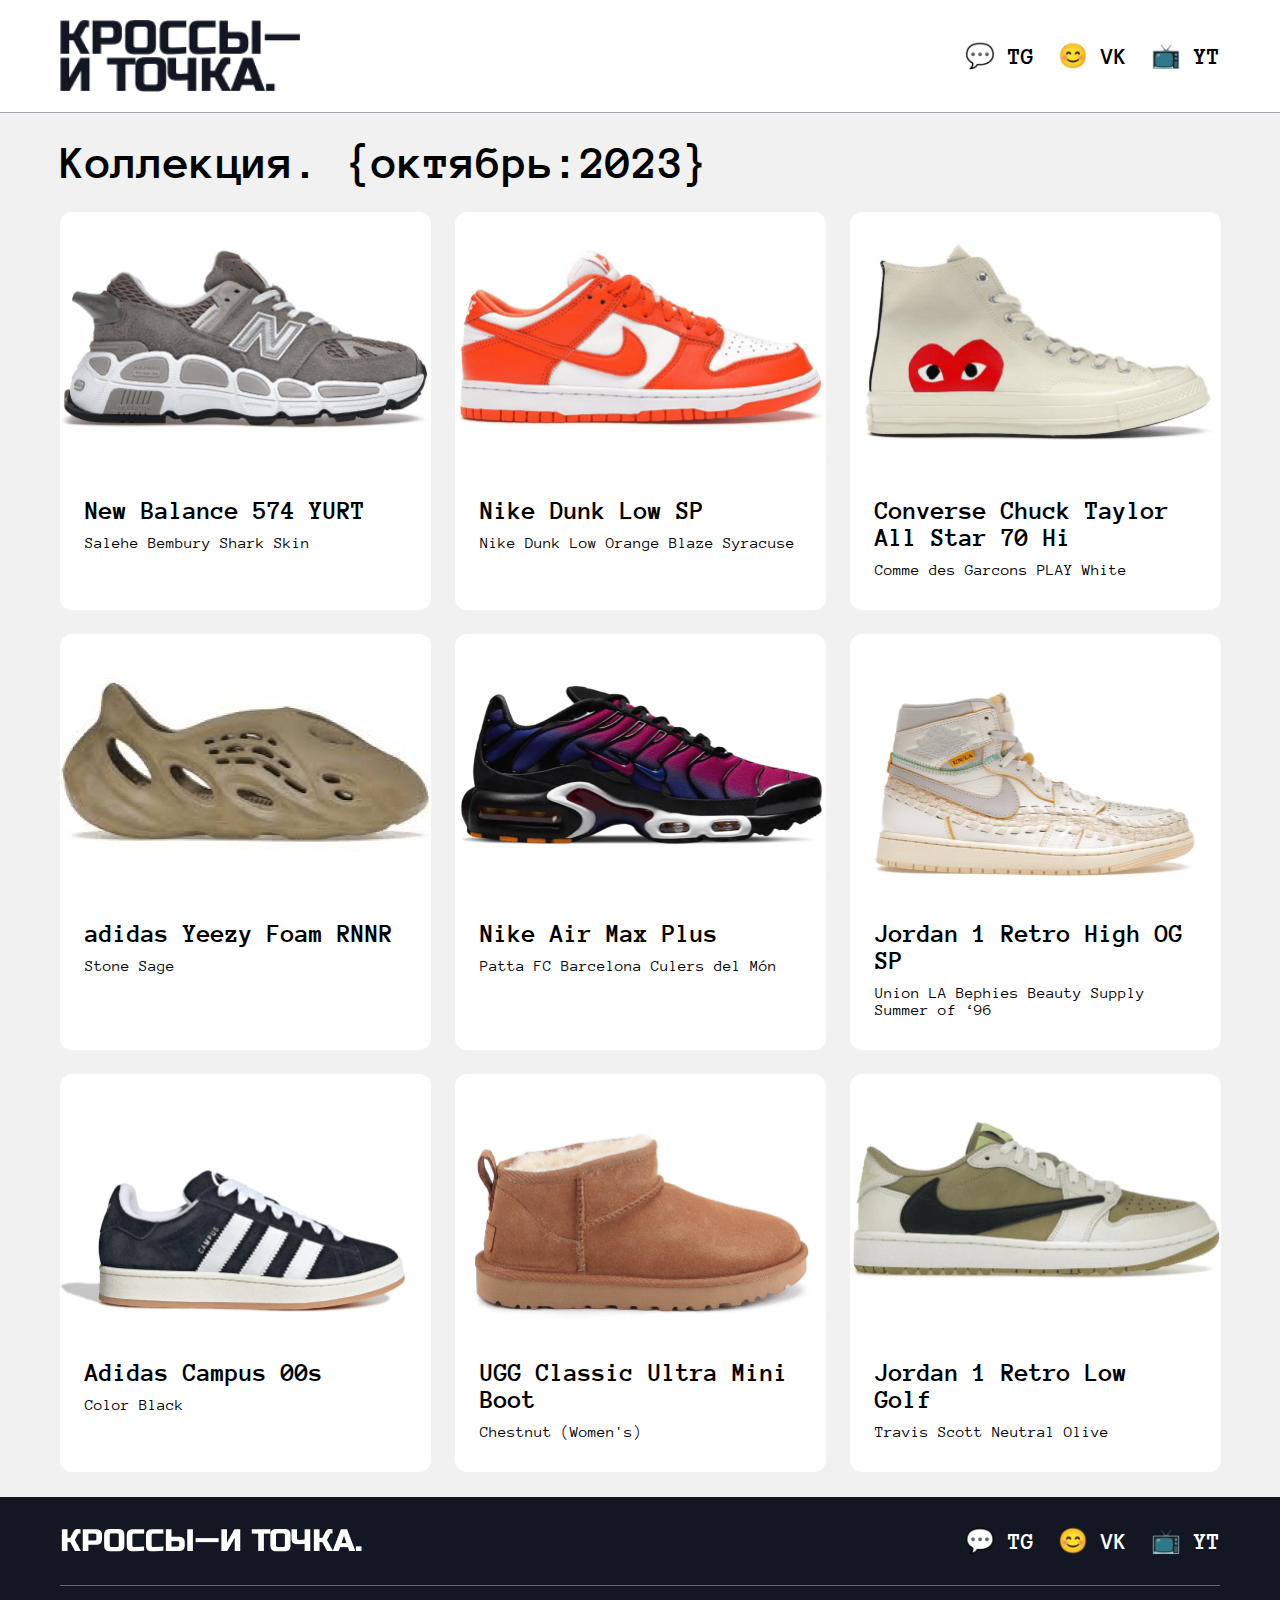
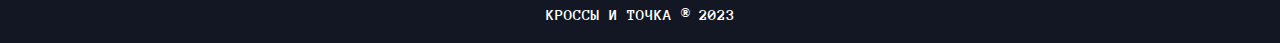
<file: index.html>
<!DOCTYPE html>
<html lang="ru">
	<head>
		<meta charset="UTF-8" />
		<meta name="viewport" content="width=device-width, initial-scale=1.0" />
		<title>Кроссы и точка</title>

		<link rel="stylesheet" href="static/css/style.css" />

		<link rel="stylesheet" href="static/css/header.css" />

		<link rel="stylesheet" href="static/css/main.css" />
		<link rel="stylesheet" href="static/css/sneaker.css" />

		<link rel="stylesheet" href="static/css/footer.css" />

		<link rel="stylesheet" href="static/css/media.css" />

		<link rel="preconnect" href="https://fonts.googleapis.com" />
		<link rel="preconnect" href="https://fonts.gstatic.com" crossorigin />
		<link
			href="https://fonts.googleapis.com/css2?family=Anonymous+Pro:wght@400;700&family=Russo+One&display=swap"
			rel="stylesheet"
		/>
	</head>
	<body>
		<header>
			<div class="header-container">
				<a href='#'>
					<img loading="lazy" src="static/images/large/logoBL.png" alt="Logo" />
				</a>
				<nav>
					<ul class="links">
						<li class="link"><a href="#">💬 TG</a></li>
						<li class="link"><a href="#">😊 VK</a></li>
						<li class="link"><a href="#">📺 YT</a></li>
					</ul>
				</nav>
			</div>
		</header>
		<main>
			<div class="main-wrapper">
				<h2>Коллекция. {октябрь:2023}</h2>
				<section class="main-container">
					<a href='pages/newbalance.html'>
						<article class="sneaker">
							<img loading="lazy" src="static/images/large/NewBalance.png" alt="New Balance" />
							<div class="text">
								<h3>New Balance 574 YURT</h3>
								<p>Salehe Bembury Shark Skin</p>
							</div>
						</article>
					</a>
					<a href='pages/nikedunklowpage.html'>
						<article class="sneaker">
							<img
								loading="lazy"
								src="static/images/low/NikeDunkLow.png"
								alt="Nike Dunk Low"
							/>
							<div class="text">
								<h3>Nike Dunk Low SP</h3>
								<p>Nike Dunk Low Orange Blaze Syracuse</p>
							</div>
						</article>
					</a>
					<a href='pages/conversewh.html'>
						<article class="sneaker">
							<img loading="lazy" src="static/images/large/converse.png" alt="Converse" />
							<div class="text">
								<h3>Converse Chuck Taylor All Star 70 Hi</h3>
								<p>Comme des Garcons PLAY White</p>
							</div>
						</article>
					</a>
					<a href="#">
						<article class="sneaker">
							<img
								loading="lazy"
								src="static/images/large/yeez.png"
								alt="adidas Yeezy Foam RNNR"
							/>
							<div class="text">
								<h3>adidas Yeezy Foam RNNR</h3>
								<p>Stone Sage</p>
							</div>
						</article>
					</a>
					<a href="#">
						<article class="sneaker">
							<img
								loading="lazy"
								src="static/images/large/nikeAirMax.png"
								alt="NikeAirMaxPlus"
							/>
							<div class="text">
								<h3>Nike Air Max Plus</h3>
								<p>Patta FC Barcelona Culers del Món</p>
							</div>
						</article>
					</a>
					<a href="#">
						<article class="sneaker">
							<img
								loading="lazy"
								src="static/images/large/jordanRetro.png"
								alt="Jordan 1 Retro High OG SP"
							/>
							<div class="text">
								<h3>Jordan 1 Retro High OG SP</h3>
								<p>Union LA Bephies Beauty Supply Summer of ‘96</p>
							</div>
						</article>
					</a>
					<a href="#">
						<article class="sneaker">
							<img loading="lazy" src="static/images/large/Campus.png" alt="Adidas Campus" />
							<div class="text">
								<h3>Adidas Campus 00s</h3>
								<p>Color Black</p>
							</div>
						</article>
					</a>
					<a href="#">
						<article class="sneaker">
							<img loading="lazy" src="static/images/large/UGG.png" alt="UGG" />
							<div class="text">
								<h3>UGG Classic Ultra Mini Boot</h3>
								<p>Chestnut (Women's)</p>
							</div>
						</article>
					</a>
					<a href="#">
						<article class="sneaker">
							<img
								loading="lazy"
								src="static/images/low/JordanRetrolow.png"
								alt="Jordan 1 Retro Low Golf"
							/>
							<div class="text">
								<h3>Jordan 1 Retro Low Golf</h3>
								<p>Travis Scott Neutral Olive</p>
							</div>
						</article>
					</a>
				</section>
			</div>
		</main>
		<footer class="footer">
			<div class="footer-container">
				<div class="info">
					<a href='#'>
						<img loading="lazy" src="static/images/large/logoWH.png" alt="Logo" />
					</a>
					<nav>
						<ul class="links">
							<li class="link"><a href="#">💬 TG</a></li>
							<li class="link"><a href="#">😊 VK</a></li>
							<li class="link"><a href="#">📺 YT</a></li>
						</ul>
					</nav>
				</div>
				<div class="law-info">
					<h3 class="lawInfo">КРОССЫ И ТОЧКА ® 2023</h3>
				</div>
			</div>
		</footer>
	</body>
</html>
</file>
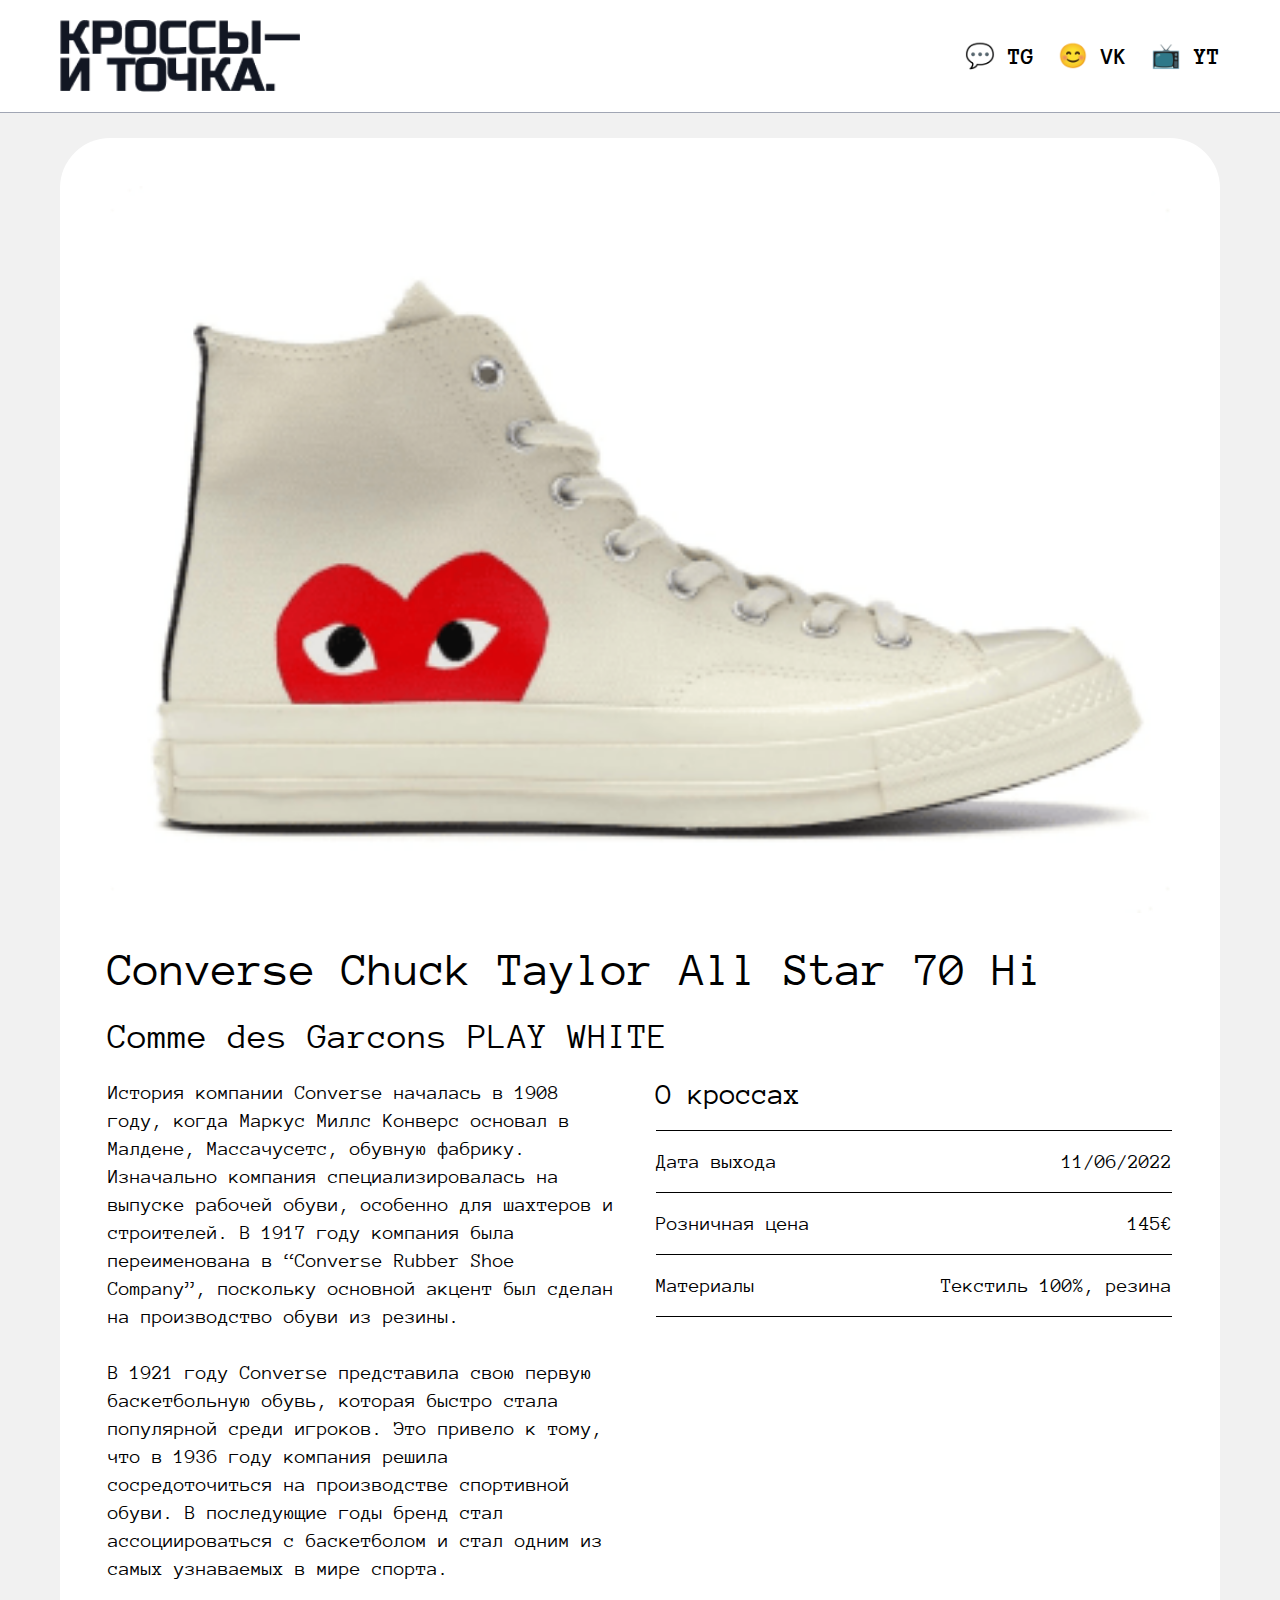
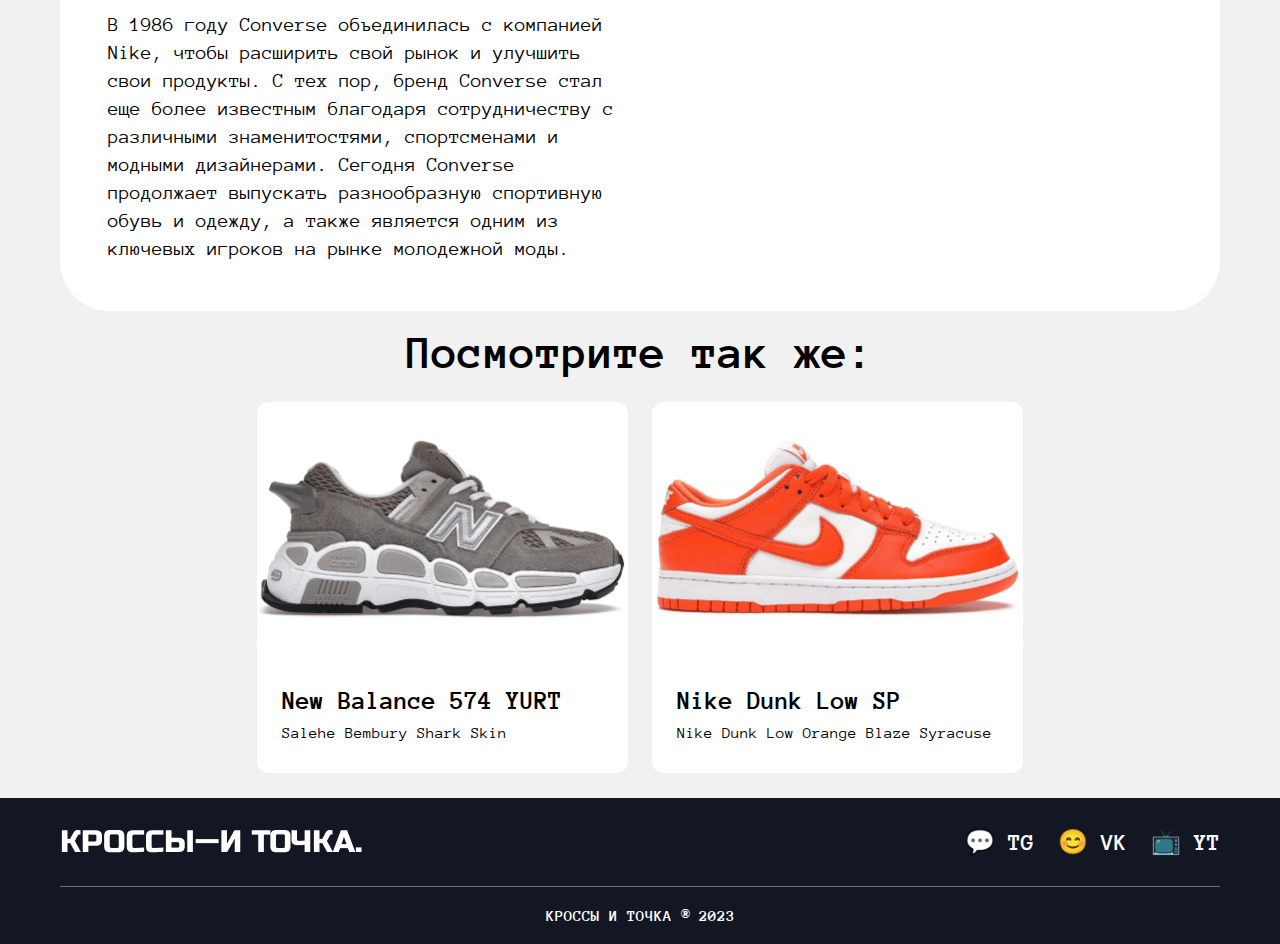
<file: pages/conversewh.html>
<!DOCTYPE html>
<html lang="ru">
	<head>
		<meta charset="UTF-8" />
		<meta name="viewport" content="width=device-width, initial-scale=1.0" />
		<title>Кроссы и точка</title>

		<link rel="stylesheet" href="../static/css/style.css" />

		<link rel="stylesheet" href="../static/css/header.css" />

		<link rel="stylesheet" href="../static/css/main.css" />
		<link rel="stylesheet" href="../static/css/details.css" />
		<link rel="stylesheet" href="../static/css/sneaker.css" />

		<link rel="stylesheet" href="../static/css/footer.css" />

		<link rel="stylesheet" href="../static/css/media.css" />


		<link rel="preconnect" href="https://fonts.googleapis.com" />
		<link rel="preconnect" href="https://fonts.gstatic.com" crossorigin />
		<link
			href="https://fonts.googleapis.com/css2?family=Anonymous+Pro:wght@400;700&family=Russo+One&display=swap"
			rel="stylesheet"
		/>

	</head>
	<body>
		<header>
			<div class="header-container">
				<a href='../index.html'>
					<img loading="lazy" src="../static/images/large/logoBL.png" alt="Logo" />
				</a>
				<nav>
					<ul class="links">
						<li class="link"><a href="#">💬 TG</a></li>
						<li class="link"><a href="#">😊 VK</a></li>
						<li class="link"><a href="#">📺 YT</a></li>
					</ul>
				</nav>
			</div>
		</header>
		<main>
			<div class="main-wrapper sneaker_info">
				<img src="../static/images/large/converse.png" alt="Nike Dunk Low" />
				<h1>Converse Chuck Taylor All Star 70 Hi</h1>
				<h2>Comme des Garcons PLAY WHITE</h2>
				<div class="description">
					<p>
						История компании Converse началась в 1908 году, когда Маркус Миллс Конверс
						основал в Малдене, Массачусетс, обувную фабрику. Изначально компания
						специализировалась на выпуске рабочей обуви, особенно для шахтеров и
						строителей. В 1917 году компания была переименована в “Converse Rubber Shoe
						Company”, поскольку основной акцент был сделан на производство обуви из
						резины.
					</p>
					<p>
						В 1921 году Converse представила свою первую баскетбольную обувь, которая
						быстро стала популярной среди игроков. Это привело к тому, что в 1936 году
						компания решила сосредоточиться на производстве спортивной обуви. В
						последующие годы бренд стал ассоциироваться с баскетболом и стал одним из
						самых узнаваемых в мире спорта.
					</p>
					<p>
						В 1986 году Converse объединилась с компанией Nike, чтобы расширить свой
						рынок и улучшить свои продукты. С тех пор, бренд Converse стал еще более
						известным благодаря сотрудничеству с различными знаменитостями, спортсменами
						и модными дизайнерами. Сегодня Converse продолжает выпускать разнообразную
						спортивную обувь и одежду, а также является одним из ключевых игроков на
						рынке молодежной моды.
					</p>
				</div>
				<div class="sneaker_data">
					<h3>О кроссах</h3>
					<div class="descriptions">
						<p>Дата выхода</p>
						<p>11/06/2022</p>
					</div>
					<div class="descriptions">
						<p>Розничная цена</p>
						<p>145€</p>
					</div>
					<div class="descriptions">
						<p>Материалы</p>
						<p>Текстиль 100%, резина</p>
					</div>
				</div>
			</div>
			<br>
			<div>
				<div class="main-wrapper">
					<h2 style="text-align: center">Посмотрите так же:</h2>

					<section class="main-container" style="justify-content: center; display: flex;">
						<a href='newbalance.html'>
							<article class="sneaker">
								<img loading="lazy" src="../static/images/large/NewBalance.png" alt="New Balance" />
								<div class="text">
									<h3>New Balance 574 YURT</h3>
									<p>Salehe Bembury Shark Skin</p>
								</div>
							</article>
						</a>
						<a href='nikedunklowpage.html'>
							<article class="sneaker">
								<img
										loading="lazy"
										src="../static/images/low/NikeDunkLow.png"
										alt="Nike Dunk Low"
								/>
								<div class="text">
									<h3>Nike Dunk Low SP</h3>
									<p>Nike Dunk Low Orange Blaze Syracuse</p>
								</div>
							</article>
						</a>
					</section>
				</div>
			</div>
		</main>

		<footer>
			<div class="footer-container">
				<div class="info">
					<a href='../index.html'>
						<img loading="lazy" src="../static/images/large/logoWH.png" alt="Logo" />
					</a>
					<nav>
						<ul class="links">
							<li class="link"><a href="#">💬 TG</a></li>
							<li class="link"><a href="#">😊 VK</a></li>
							<li class="link"><a href="#">📺 YT</a></li>
						</ul>
					</nav>
				</div>
				<div class="law-info">
					<h3 class="lawInfo">КРОССЫ И ТОЧКА ® 2023</h3>
				</div>
			</div>
		</footer>
	</body>
</html>
</file>
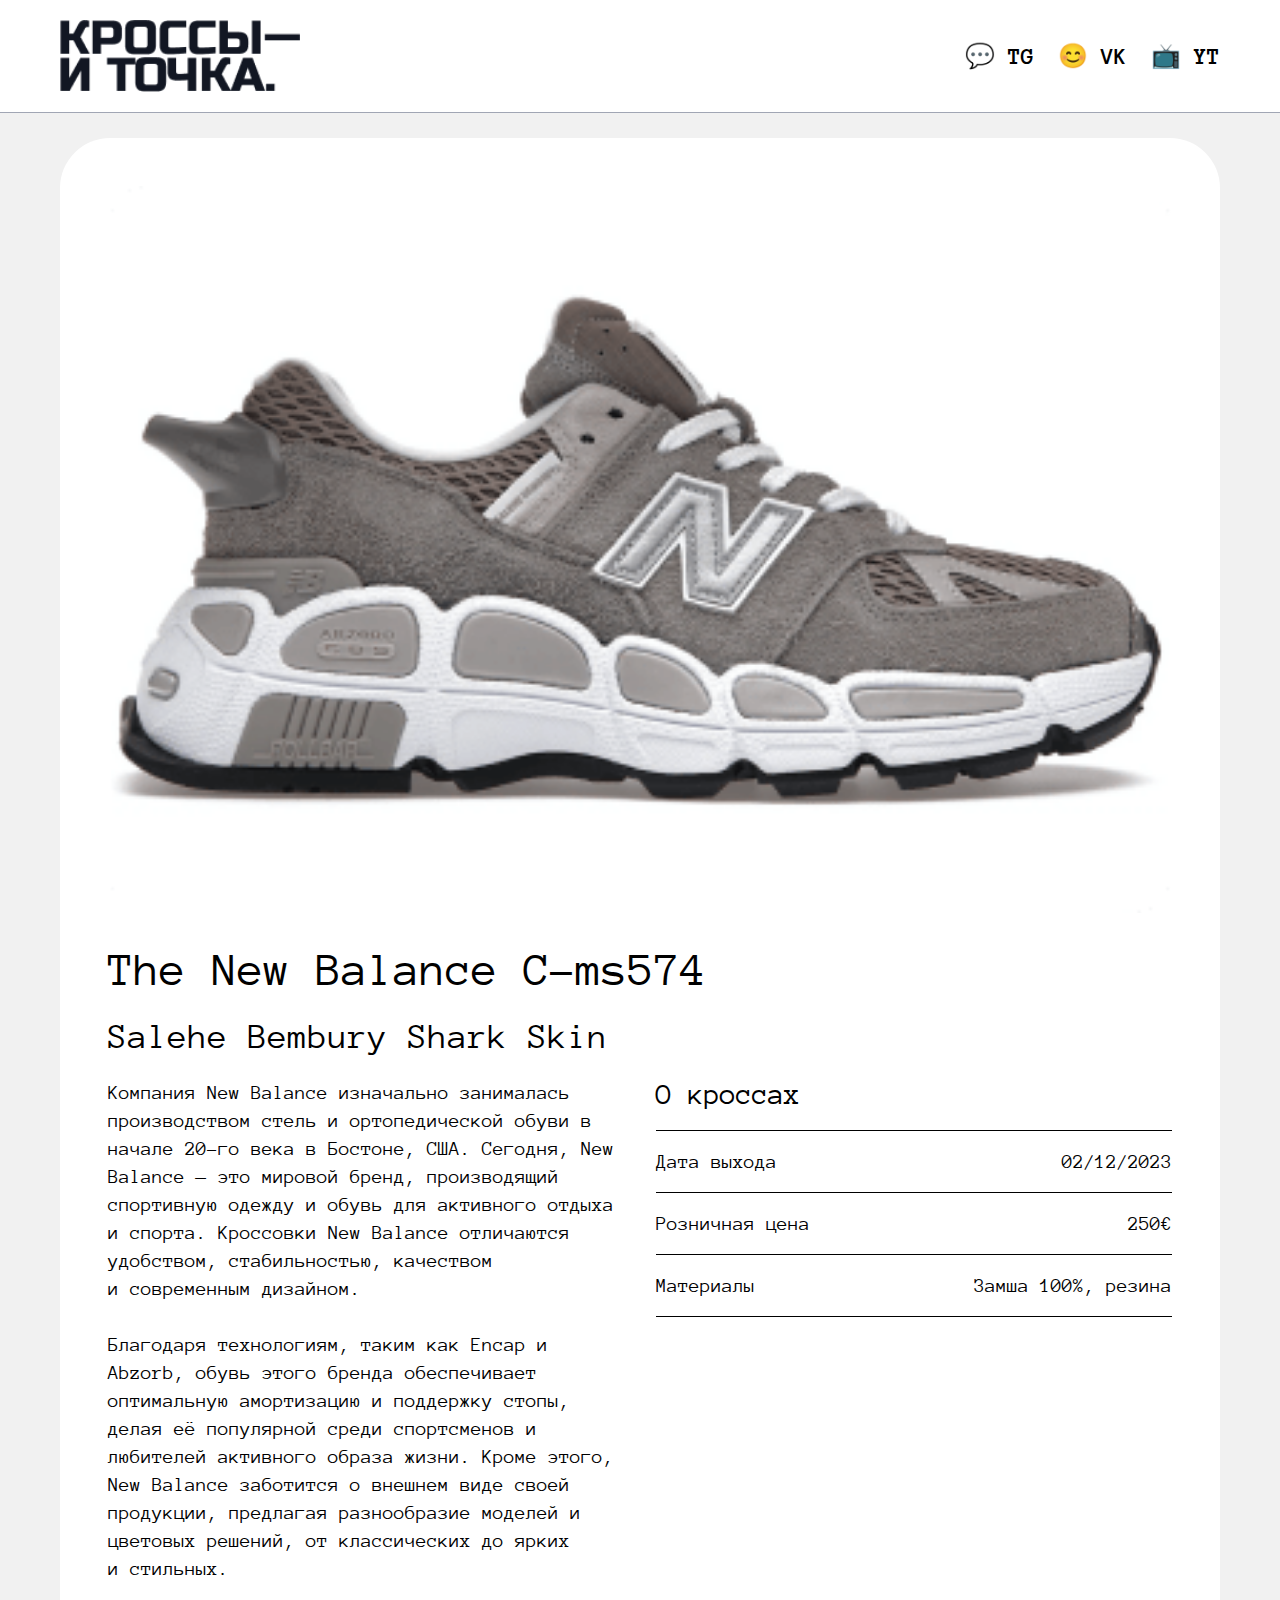
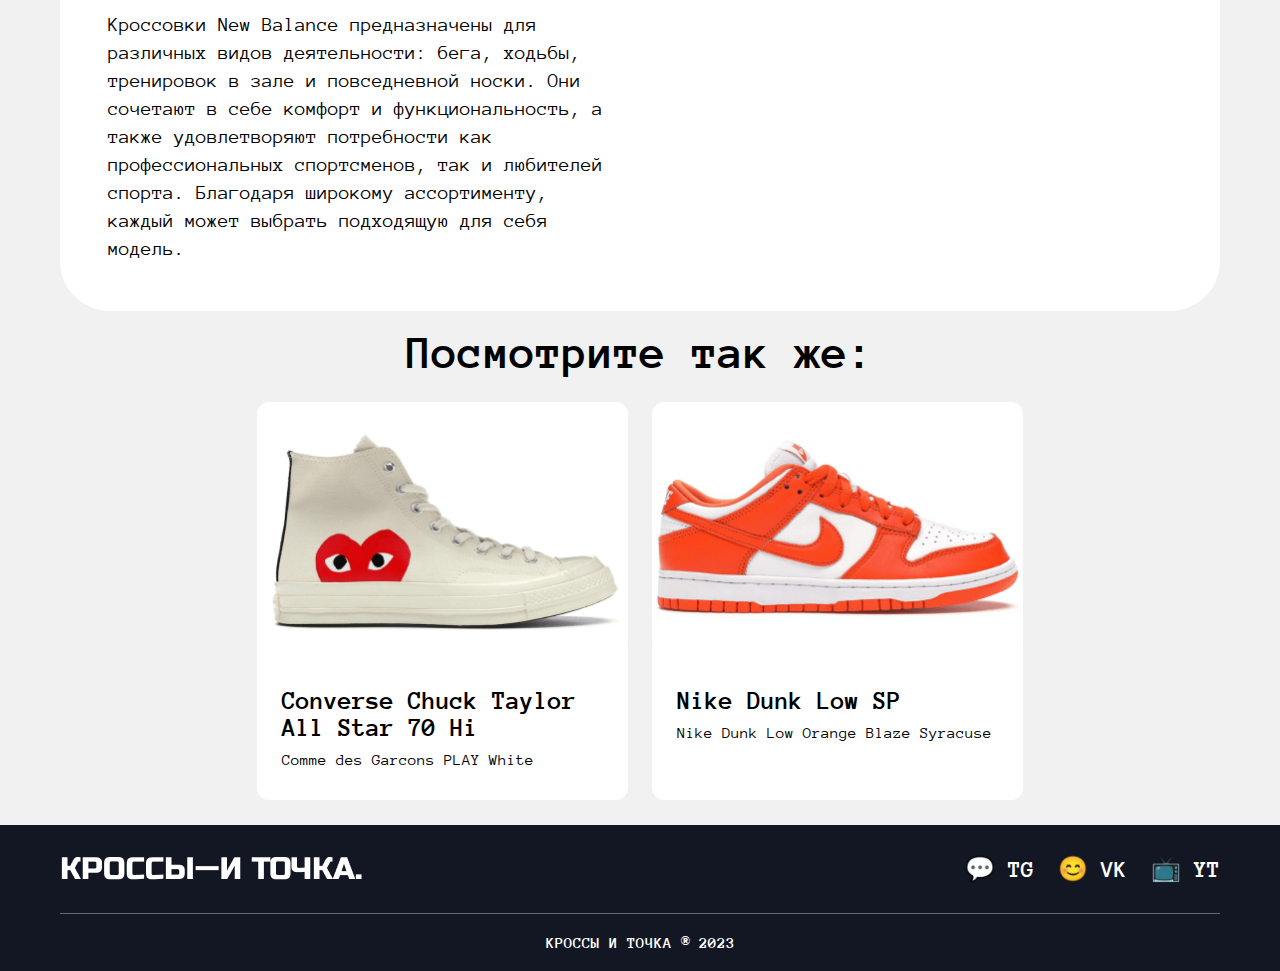
<file: pages/newbalance.html>
<!DOCTYPE html>
<html lang="ru">
	<head>
		<meta charset="UTF-8" />
		<meta name="viewport" content="width=device-width, initial-scale=1.0" />
		<title>Кроссы и точка</title>

		<link rel="stylesheet" href="../static/css/style.css" />

		<link rel="stylesheet" href="../static/css/header.css" />

		<link rel="stylesheet" href="../static/css/main.css" />
		<link rel="stylesheet" href="../static/css/details.css" />
		<link rel="stylesheet" href="../static/css/sneaker.css" />

		<link rel="stylesheet" href="../static/css/footer.css" />

		<link rel="stylesheet" href="../static/css/media.css" />
		
		<link rel="preconnect" href="https://fonts.googleapis.com" />
		<link rel="preconnect" href="https://fonts.gstatic.com" crossorigin />
		<link
			href="https://fonts.googleapis.com/css2?family=Anonymous+Pro:wght@400;700&family=Russo+One&display=swap"
			rel="stylesheet"
		/>
		
	</head>
	<body>
		<header>
			<div class="header-container">
				<a href='../index.html'>
					<img loading="lazy" src="../static/images/large/logoBL.png" alt="Logo" />
				</a>
				<nav>
					<ul class="links">
						<li class="link"><a href="#">💬 TG</a></li>
						<li class="link"><a href="#">😊 VK</a></li>
						<li class="link"><a href="#">📺 YT</a></li>
					</ul>
				</nav>
			</div>
		</header>
		<main>
			<div class="main-wrapper sneaker_info">
				<img src="../static/images/large/NewBalance.png" alt="Nike Dunk Low" />
				<h1>The New Balance C-ms574</h1>
				<h2>Salehe Bembury Shark Skin</h2>
				<div class="description">
					<p>
						Компания New Balance изначально занималась производством стель
						и ортопедической обуви в начале 20-го века в Бостоне, США. Сегодня, New
						Balance — это мировой бренд, производящий спортивную одежду и обувь для
						активного отдыха и спорта. Кроссовки New Balance отличаются удобством,
						стабильностью, качеством и современным дизайном.
					</p>
					<p>
						Благодаря технологиям, таким как Encap и Abzorb, обувь этого бренда
						обеспечивает оптимальную амортизацию и поддержку стопы, делая её популярной
						среди спортсменов и любителей активного образа жизни. Кроме этого, New
						Balance заботится о внешнем виде своей продукции, предлагая разнообразие
						моделей и цветовых решений, от классических до ярких и стильных.
					</p>
					<p>
						Кроссовки New Balance предназначены для различных видов деятельности: бега,
						ходьбы, тренировок в зале и повседневной носки. Они сочетают в себе комфорт
						и функциональность, а также удовлетворяют потребности как профессиональных
						спортсменов, так и любителей спорта. Благодаря широкому ассортименту, каждый
						может выбрать подходящую для себя модель.
					</p>
				</div>
				<div class="sneaker_data">
					<h3>О кроссах</h3>
					<div class="descriptions">
						<p>Дата выхода</p>
						<p>02/12/2023</p>
					</div>
					<div class="descriptions">
						<p>Розничная цена</p>
						<p>250€</p>
					</div>
					<div class="descriptions">
						<p>Материалы</p>
						<p>Замша 100%, резина</p>
					</div>
				</div>
			</div>

			<br>
			<div>
				<div class="main-wrapper">
					<h2 style="text-align: center">Посмотрите так же:</h2>

					<section class="main-container" style="justify-content: center; display: flex;">
						<a href='conversewh.html'>
							<article class="sneaker">
								<img loading="lazy" src="../static/images/large/converse.png" alt="Converse" />
								<div class="text">
									<h3>Converse Chuck Taylor All Star 70 Hi</h3>
									<p>Comme des Garcons PLAY White</p>
								</div>
							</article>
						</a>
						<a href='nikedunklowpage.html'>
							<article class="sneaker">
								<img
										loading="lazy"
										src="../static/images/low/NikeDunkLow.png"
										alt="Nike Dunk Low"
								/>
								<div class="text">
									<h3>Nike Dunk Low SP</h3>
									<p>Nike Dunk Low Orange Blaze Syracuse</p>
								</div>
							</article>
						</a>
					</section>
				</div>
			</div>

		</main>

		<footer>
			<div class="footer-container">
				<div class="info">
					<a href='../index.html'>
						<img loading="lazy" src="../static/images/large/logoWH.png" alt="Logo" />
					</a>
					<nav>
						<ul class="links">
							<li class="link"><a href="#">💬 TG</a></li>
							<li class="link"><a href="#">😊 VK</a></li>
							<li class="link"><a href="#">📺 YT</a></li>
						</ul>
					</nav>
				</div>
				<div class="law-info">
					<h3 class="lawInfo">КРОССЫ И ТОЧКА ® 2023</h3>
				</div>
			</div>
		</footer>
	</body>
</html>
</file>
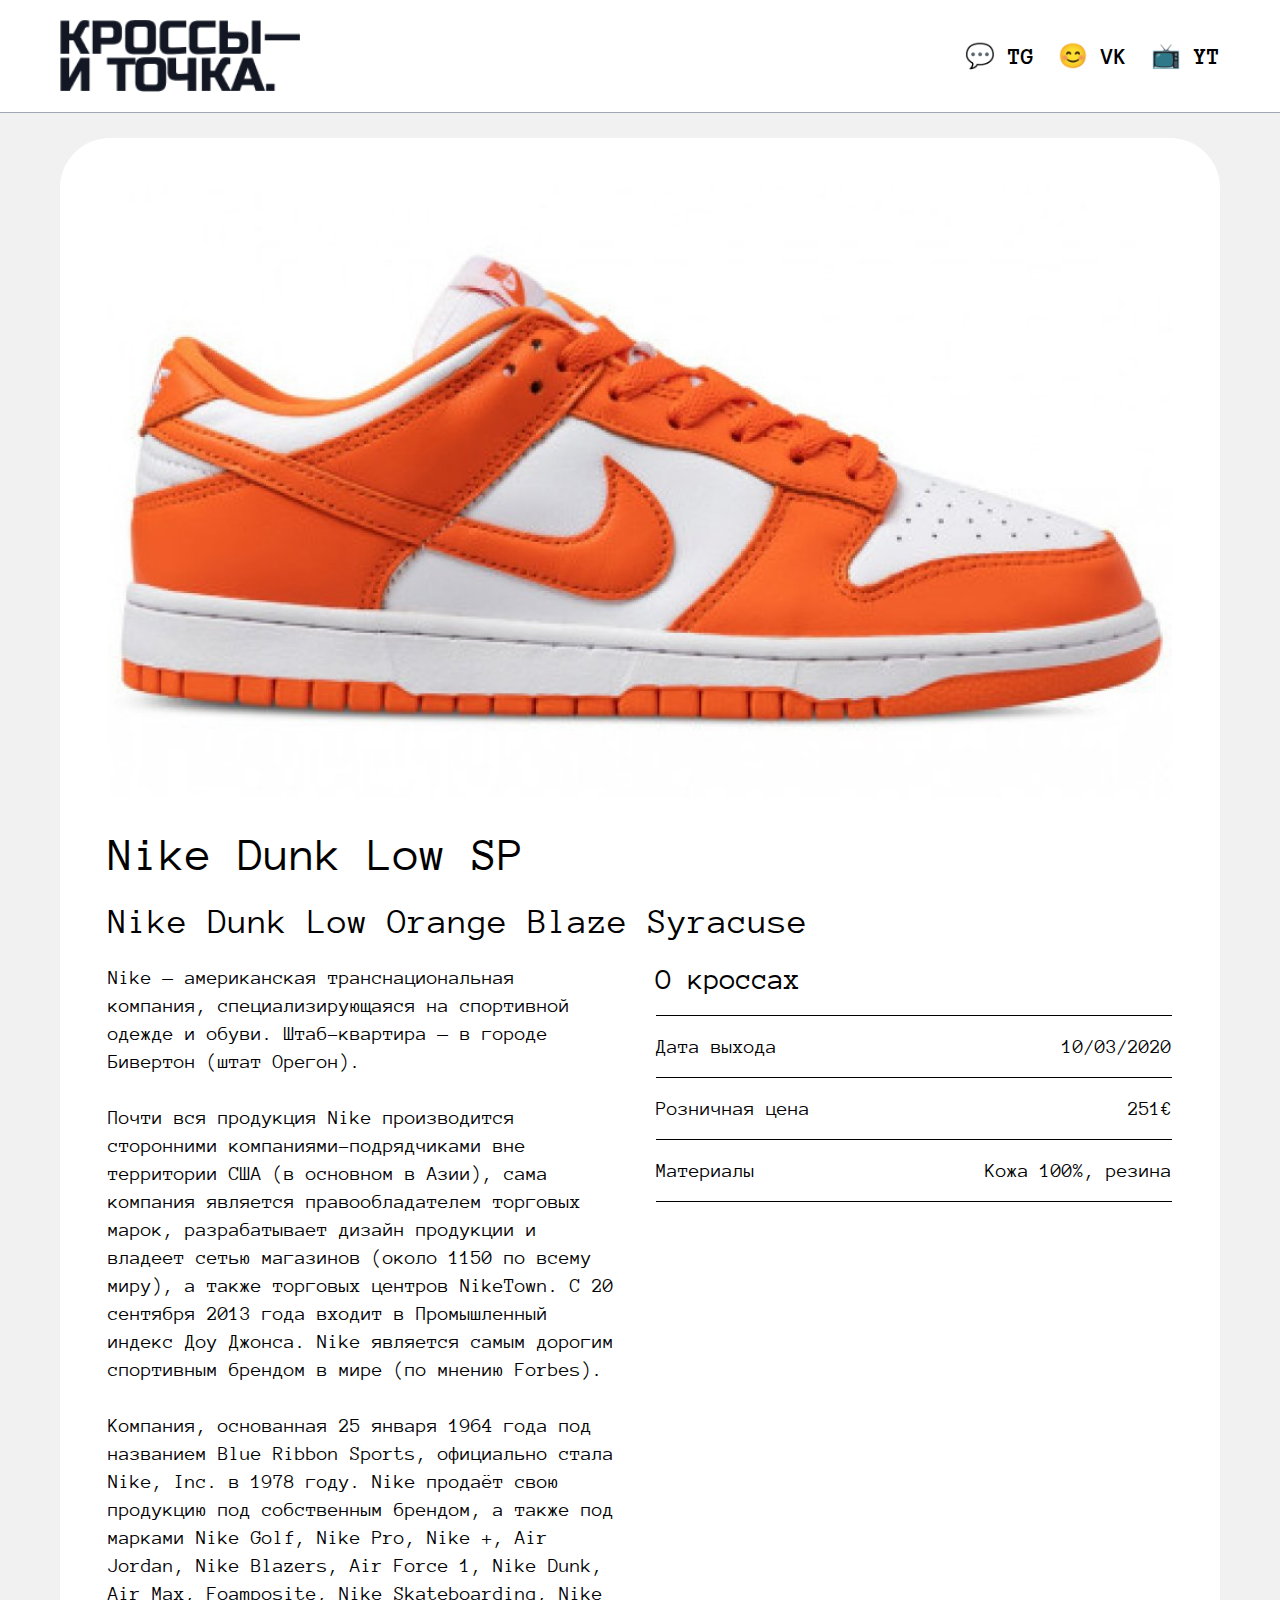
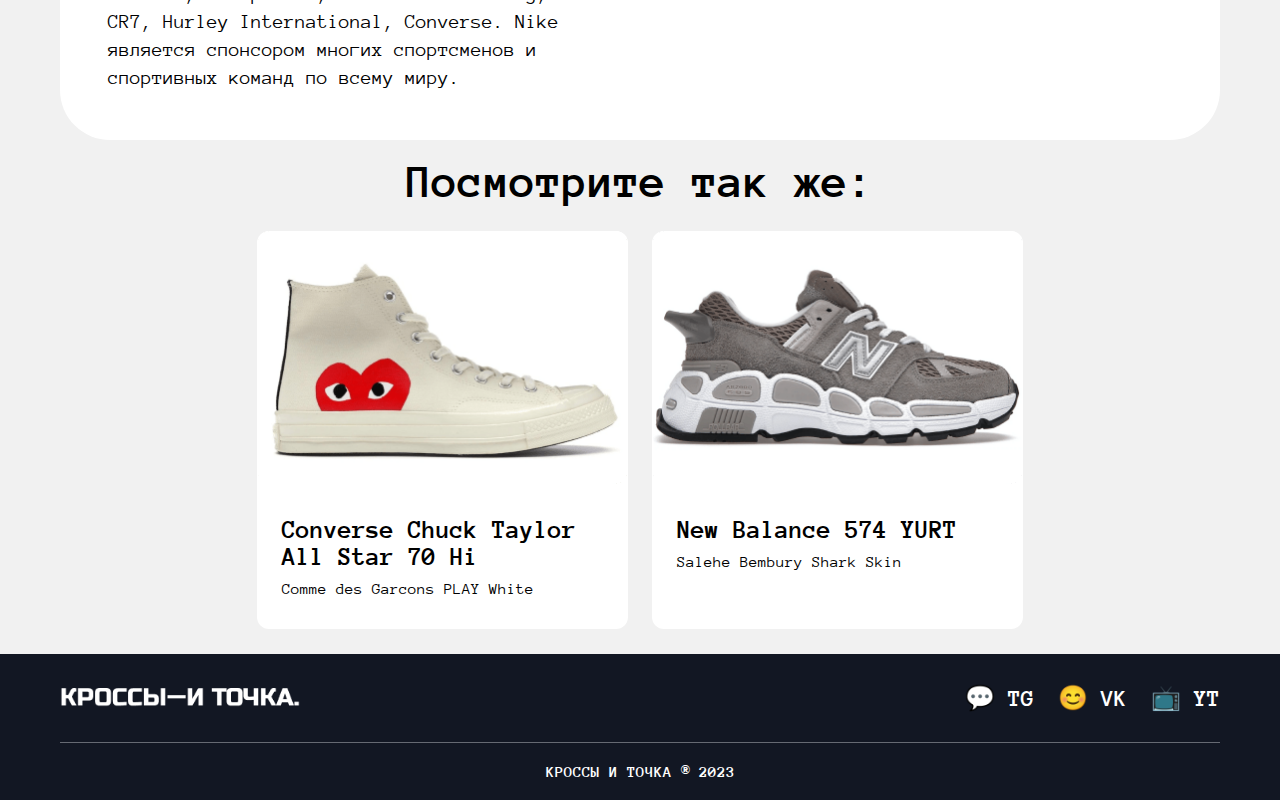
<file: pages/nikedunklowpage.html>
<!DOCTYPE html>
<html lang="ru">
	<head>
		<meta charset="UTF-8" />
		<meta name="viewport" content="width=device-width, initial-scale=1.0" />
		<title>Кроссы и точка</title>

		<link rel="stylesheet" href="../static/css/style.css" />

		<link rel="stylesheet" href="../static/css/header.css" />

		<link rel="stylesheet" href="../static/css/main.css" />
		<link rel="stylesheet" href="../static/css/details.css" />
		<link rel="stylesheet" href="../static/css/sneaker.css" />

		<link rel="stylesheet" href="../static/css/footer.css" />

		<link rel="stylesheet" href="../static/css/media.css" />
		
		<link rel="preconnect" href="https://fonts.googleapis.com" />
		<link rel="preconnect" href="https://fonts.gstatic.com" crossorigin />
		<link
			href="https://fonts.googleapis.com/css2?family=Anonymous+Pro:wght@400;700&family=Russo+One&display=swap"
			rel="stylesheet"
		/>
	</head>
	<body>
		<header>
			<div class="header-container">
				<a href='../index.html'>
					<img loading="lazy" src="../static/images/large/logoBL.png" alt="Logo" />
				</a>
				<nav>
					<ul class="links">
						<li class="link"><a href="#">💬 TG</a></li>
						<li class="link"><a href="#">😊 VK</a></li>
						<li class="link"><a href="#">📺 YT</a></li>
					</ul>
				</nav>
			</div>
		</header>
		<main>
			<div class="main-wrapper sneaker_info">
				<img src="../static/images/low/NikeDunkLowHDR.jpg" alt="Nike Dunk Low" />
				<h1>Nike Dunk Low SP</h1>
				<h2>Nike Dunk Low Orange Blaze Syracuse</h2>
				<div class="description">
					<p>
						Nike — американская транснациональная компания, специализирующаяся на
						спортивной одежде и обуви. Штаб-квартира — в городе Бивертон (штат Орегон).
					</p>
					<p>
						Почти вся продукция Nike производится сторонними компаниями-подрядчиками вне
						территории США (в основном в Азии), сама компания является правообладателем
						торговых марок, разрабатывает дизайн продукции и владеет сетью магазинов
						(около 1150 по всему миру), а также торговых центров NikeTown. С 20 сентября
						2013 года входит в Промышленный индекс Доу Джонса. Nike является самым
						дорогим спортивным брендом в мире (по мнению Forbes).
					</p>
					<p>
						Компания, основанная 25 января 1964 года под названием Blue Ribbon Sports,
						официально стала Nike, Inc. в 1978 году. Nike продаёт свою продукцию под
						собственным брендом, а также под марками Nike Golf, Nike Pro, Nike +, Air
						Jordan, Nike Blazers, Air Force 1, Nike Dunk, Air Max, Foamposite, Nike
						Skateboarding, Nike CR7, Hurley International, Converse. Nike является
						спонсором многих спортсменов и спортивных команд по всему миру.
					</p>
				</div>
				<div class="sneaker_data">
					<h3>О кроссах</h3>
					<div class="descriptions">
						<p>Дата выхода</p>
						<p>10/03/2020</p>
					</div>
					<div class="descriptions">
						<p>Розничная цена</p>
						<p>251€</p>
					</div>
					<div class="descriptions">
						<p>Материалы</p>
						<p>Кожа 100%, резина</p>
					</div>
				</div>
			</div>

			<br>
			<div>
				<div class="main-wrapper">

					<h2 style="text-align: center">Посмотрите так же:</h2>

					<section class="main-container" style="justify-content: center; display: flex;">
						<a href='conversewh.html'>
							<article class="sneaker">
								<img loading="lazy" src="../static/images/large/converse.png" alt="Converse" />
								<div class="text">
									<h3>Converse Chuck Taylor All Star 70 Hi</h3>
									<p>Comme des Garcons PLAY White</p>
								</div>
							</article>
						</a>

						<a href='newbalance.html'>
							<article class="sneaker">
								<img loading="lazy" src="../static/images/large/NewBalance.png" alt="New Balance" />
								<div class="text">
									<h3>New Balance 574 YURT</h3>
									<p>Salehe Bembury Shark Skin</p>
								</div>
							</article>
						</a>
					</section>
				</div>
			</div>


		</main>

		<footer>
			<div class="footer-container">
				<div class="info">
					<a href='../index.html'>
						<img
							loading="lazy"
							class="logo"
							src="../static/images/large/logoWH.png"
							alt="Logo"
						/>
					</a>
					<nav>
						<ul class="links">
							<li class="link"><a href="#">💬 TG</a></li>
							<li class="link"><a href="#">😊 VK</a></li>
							<li class="link"><a href="#">📺 YT</a></li>
						</ul>
					</nav>
				</div>
				<div class="law-info">
					<h3 class="lawInfo">КРОССЫ И ТОЧКА ® 2023</h3>
				</div>
			</div>
		</footer>
	</body>
</html>
</file>
<file: static/css/style.css>
*, *::after, *::before {
	margin: 0;
	padding: 0;
	box-sizing: border-box;
	font-family: 'Anonymous Pro', monospace;
}

:root {
	--bg-color: #f1f1f1;
	--footer-color: #121723;
	--screen-size: 100%;
	--transition: 1.5s cubic-bezier(0,.59,.81,.98)
}

img {
	display: block;
}

a {
	color: inherit;
	text-decoration: none;
}


li {
	list-style-type: none;
}

body {
	height: 100vh;
	background-color: var(--bg-color);
}

.links {
	display: flex;
	gap: 24px;
}

.link {
	font-weight: bold;
	font-size: 24px;
}

.logo {
	cursor: pointer;
	width: 240px;
}
</file>
<file: static/css/header.css>
header {
    background-color: white;
    padding: 20px 0;
    margin-bottom: 25px;
    width: 100vw;
    border-bottom: 1px solid #a1a6b4;
}

.header-container {
    margin: 0 auto;
    display: flex;
    justify-content: space-between;
    align-items: center;
    max-width: 1160px;
}

.header .link:hover {
    opacity: 0.6;
}

.header-container img {
    cursor: pointer;
    width: 240px;
}
</file>
<file: static/css/main.css>
main h2 {
    font-family: 'Anonymous Pro', monospace;
    font-size: 48px;
    margin-bottom: 25px;
}

.main-wrapper {
    margin: 0 auto;
    max-width: 1160px;
}

.main-container {
    display: grid;
    grid-template-columns: repeat(3, 1fr);
    gap: 24px;
}
</file>
<file: static/css/sneaker.css>
.sneaker {
    display: flex;
    flex-direction: column;
    align-items: center;
    background-color: white;
    border-radius: 12px;
    width: 371px;
    height: 100%;
    transition: transform var(--transition);
}

.sneaker:hover {
    cursor: pointer;
    box-shadow: 0 0 50px 15px rgba(34, 60, 80, 0.2);
    transform-style: preserve-3d;
    transform: translateZ(-55px) scale(1.05);
    will-change: transform;
}

.sneaker img {
    width: inherit;
    margin-bottom: 32px;
}

.sneaker .text {
    width: 100%;
    padding: 0 25px;
    margin-bottom: 32px;
}

.sneaker h3 {
    font-weight: bold;
    font-size: 26px;
    margin-bottom: 10px;
}
</file>
<file: static/css/footer.css>
footer {
    margin-top: 25px;
    width: 100vw;
    background-color: var(--footer-color);
}

.footer-container {
    margin: 0 auto;
    max-width: 1160px;
}

footer .info {
    display: flex;
    justify-content: space-between;
    align-items: center;
    padding: 30px 0;
    border-bottom: 1px solid rgba(230, 232, 236, 0.40);;
}

footer .logo {
    font-family: 'Russo One', sans-serif;
    font-size: 42px;
    color: white;
}

footer .links {
    display: flex;
    gap: 24px;
    color: white;
}

footer .link:hover {
    opacity: 0.8;
}

.law-info {
    display: flex;
    justify-content: center;
    padding: 20px 0;
}

.lawInfo {
    color: white;
    font-size: 16px;
}
</file>
<file: static/css/media.css>
@media all and (width <= 783px) {
    .header {
        padding: 24px;
    }

    .header-container {
        flex-direction: column;
    }

    .header-container .logo {
        width: 215px;
        margin-bottom: 24px;
    }

    .links {
        gap: 24px;
    }

    .link {
        font-size: 20px;
        font-weight: 700;
    }

    .main-wrapper {
        max-width: 343px;
        margin: 0 auto;
    }

    main h2 {
        font-size: 32px;
        font-weight: 700;
        line-height: 100%;
    }

    .main-container {
        grid-template-columns: 1fr;
    }

    .sneaker {
        width: 100%;
    }

    .sneaker h3 {
        font-size: 20px;
        font-weight: 700;
        margin-bottom: 12px;
    }

    .sneaker p {
        font-size: 14px;
        font-weight: 400;
    }

    .footer-container {
        max-width: 343px;
    }

    .footer-container .info {
        flex-direction: column;
    }

    .footer-container .logo {
        width: 300px;
        margin-bottom: 32px;
    }
}

@media screen and (width > 783px) and (width <= 1080px) {
    .header {
        padding: 24px;
    }

    .header-container {
        padding-left: 24px;
        padding-right: 24px;

    }

    .links {
        gap: 24px;
    }

    .link {
        font-size: 20px;
        font-weight: 700;
    }

    .main-wrapper {
        max-width: 343px;
        margin: 0 auto;
    }

    main h2 {
        font-size: 32px;
        font-weight: 700;
        line-height: 100%;
    }

    .main-container {
        justify-content: center;
        /*grid-template-columns: 1fr;*/
        grid-template-columns: 70% 70% 70%;
        /* Будет создано 3 ряда */
        grid-template-rows: 70% 70%;

        width: 100%;
    }

    .sneaker {
        width: 100%;
    }

    .sneaker h3 {
        font-size: 20px;
        font-weight: 700;
        margin-bottom: 12px;
    }

    .sneaker p {
        font-size: 14px;
        font-weight: 400;
    }

    .footer-container {
        padding-left: 24px;
        padding-right: 24px;
    }

}
</file>
<file: static/css/details.css>
.sneaker_info {
	display: grid;
	grid-template-columns: 1fr 1fr;
	grid-template-rows: 1fr auto auto auto;
	column-gap: 32px;
	background-color: white;
	padding: 48px;
	border-radius: 50px;
}

.sneaker_info img {
	grid-column-start: 1;
	grid-column-end: 3;
	margin-bottom: 32px;
	width: 100%;
}

.sneaker_info h1, .sneaker_info h2 {
	grid-column-start: 1;
	grid-column-end: 3;
	height: fit-content;
}

.sneaker_info h1 {
	font-size: 48px;
	font-weight: 400;
	margin-bottom: 24px;
}

.sneaker_info h2 {
	font-size: 36px;
	font-weight: 400;
	margin-bottom: 24px;
}

.sneaker_info .description {
	display: flex;
	flex-direction: column;
	gap: 28px;
	line-height: 24px;
}

.sneaker_info .description p {
	font-size: 20px;
	font-weight: 400;
	line-height: 1.4;
}

.sneaker_data h3 {
	font-size: 30px;
	font-weight: 400;
	padding-bottom: 20px;
	border-bottom: 1px solid black;
}

.sneaker_data .descriptions {
	display: flex;
	justify-content: space-between;
	padding: 20px 0;
	border-bottom: 1px solid black;
}

.sneaker_data .descriptions p {
	font-size: 20px;
	font-weight: 400;
}

@media all and (width <= 428px) {
	.sneaker_info {
		grid-template-rows: repeat(5, auto);
		grid-template-columns: 1fr;
		gap: 0;
		padding: 24px;
	}

	.sneaker_info h1 {
		width: inherit;
		font-size: 32px;
	}

	.sneaker_info h2 {
		font-size: 20px;
	}

	.sneaker_info .description {
		margin-bottom: 32px;
	}

	.sneaker_info .description p {
		font-size: 16px;
		line-height: 24px;
	}

	.sneaker_data {
		grid-column-start: 1;
	}

	.sneaker_data h3 {
		font-size: 24px;
	}

	.sneaker_data .descriptions p {
		font-size: 16px;
	}
}
</file>
